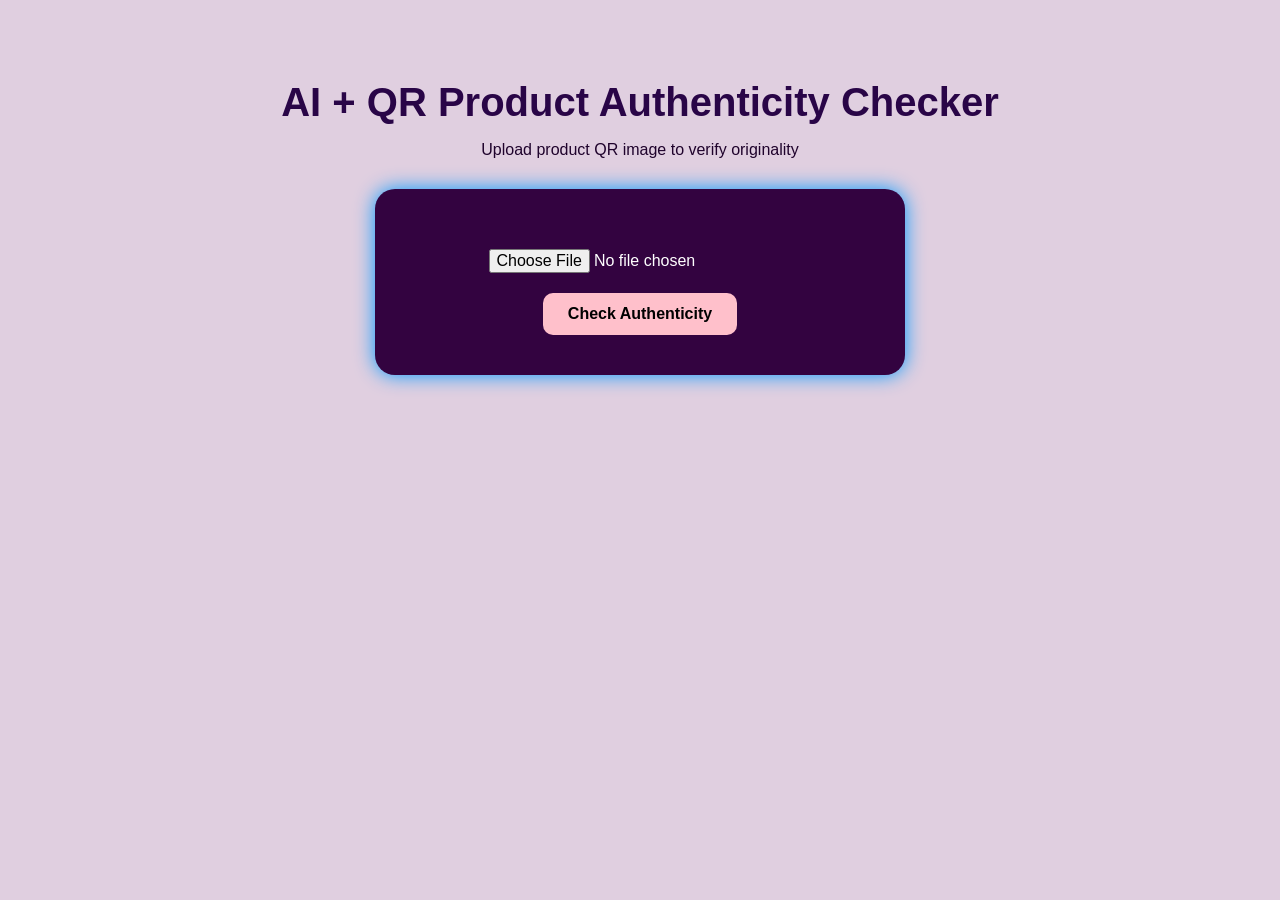
<file: templates/index.html>
<!DOCTYPE html>
<html>
<head>
    <title>AI Product Authenticity Checker</title>

    <style>
        body {
            margin: 0;
            padding: 0;
            background: linear-gradient(135deg, #dad2d9 50%, #e4c5e3 100%); background: #e0cfe0;
            color: white;
            font-family: Arial, sans-serif;
            text-align: center;
        }

        .container {
            margin-top: 80px;
        }

        h1 {
            font-size: 40px;
            margin-bottom: 10px;
            color: #290547;
        }

        p {
            color: #1f032c;
            margin-bottom: 30px;
        }

        .upload-box {
            background: #330340;
            padding: 40px;
            border-radius: 20px;
            width: 450px;
            margin: auto;
            box-shadow: 0px 0px 20px #0099ff;
        }

        input[type=file] {
            margin: 20px 0;
            font-size: 16px;
        }

        button {
            padding: 12px 25px;
            background: pink;
            border: none;
            border-radius: 10px;
            font-size: 16px;
            cursor: pointer;
            font-weight: bold;
        }

        button:hover {
            background: rgb(53, 3, 80);
            color:white;
            box-shadow: 0 10px 20px rgba(124, 30, 218, 0.3);
             transform: translateY(-3px);
        
        }
    </style>
</head>
<body>

<div class="container">
    <h1>AI + QR Product Authenticity Checker</h1>
    <p>Upload product QR image to verify originality</p>

    <div class="upload-box">
        <form action="/predict" method="POST" enctype="multipart/form-data">
            <input type="file" name="file" required><br>
            <button type="submit">Check Authenticity</button>
        </form>
    </div>
</div>

</body>
</html>
</file>
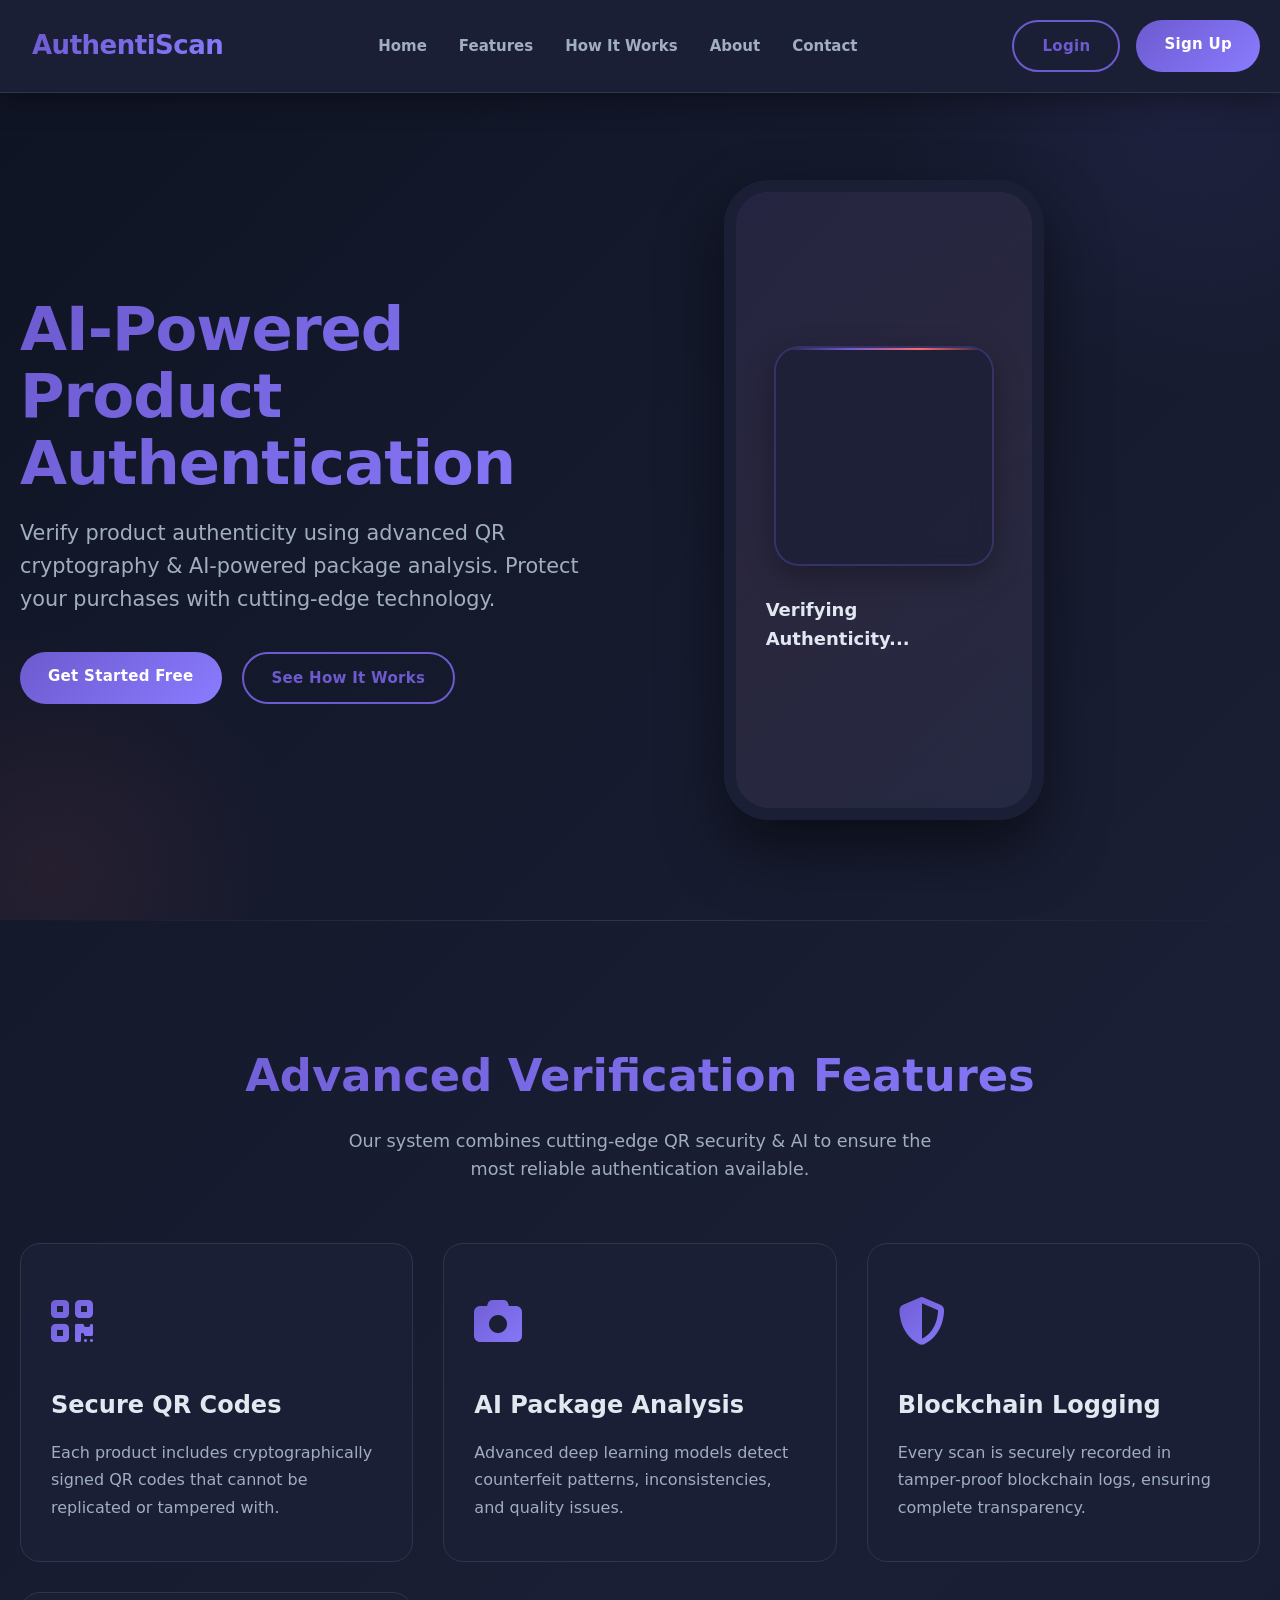
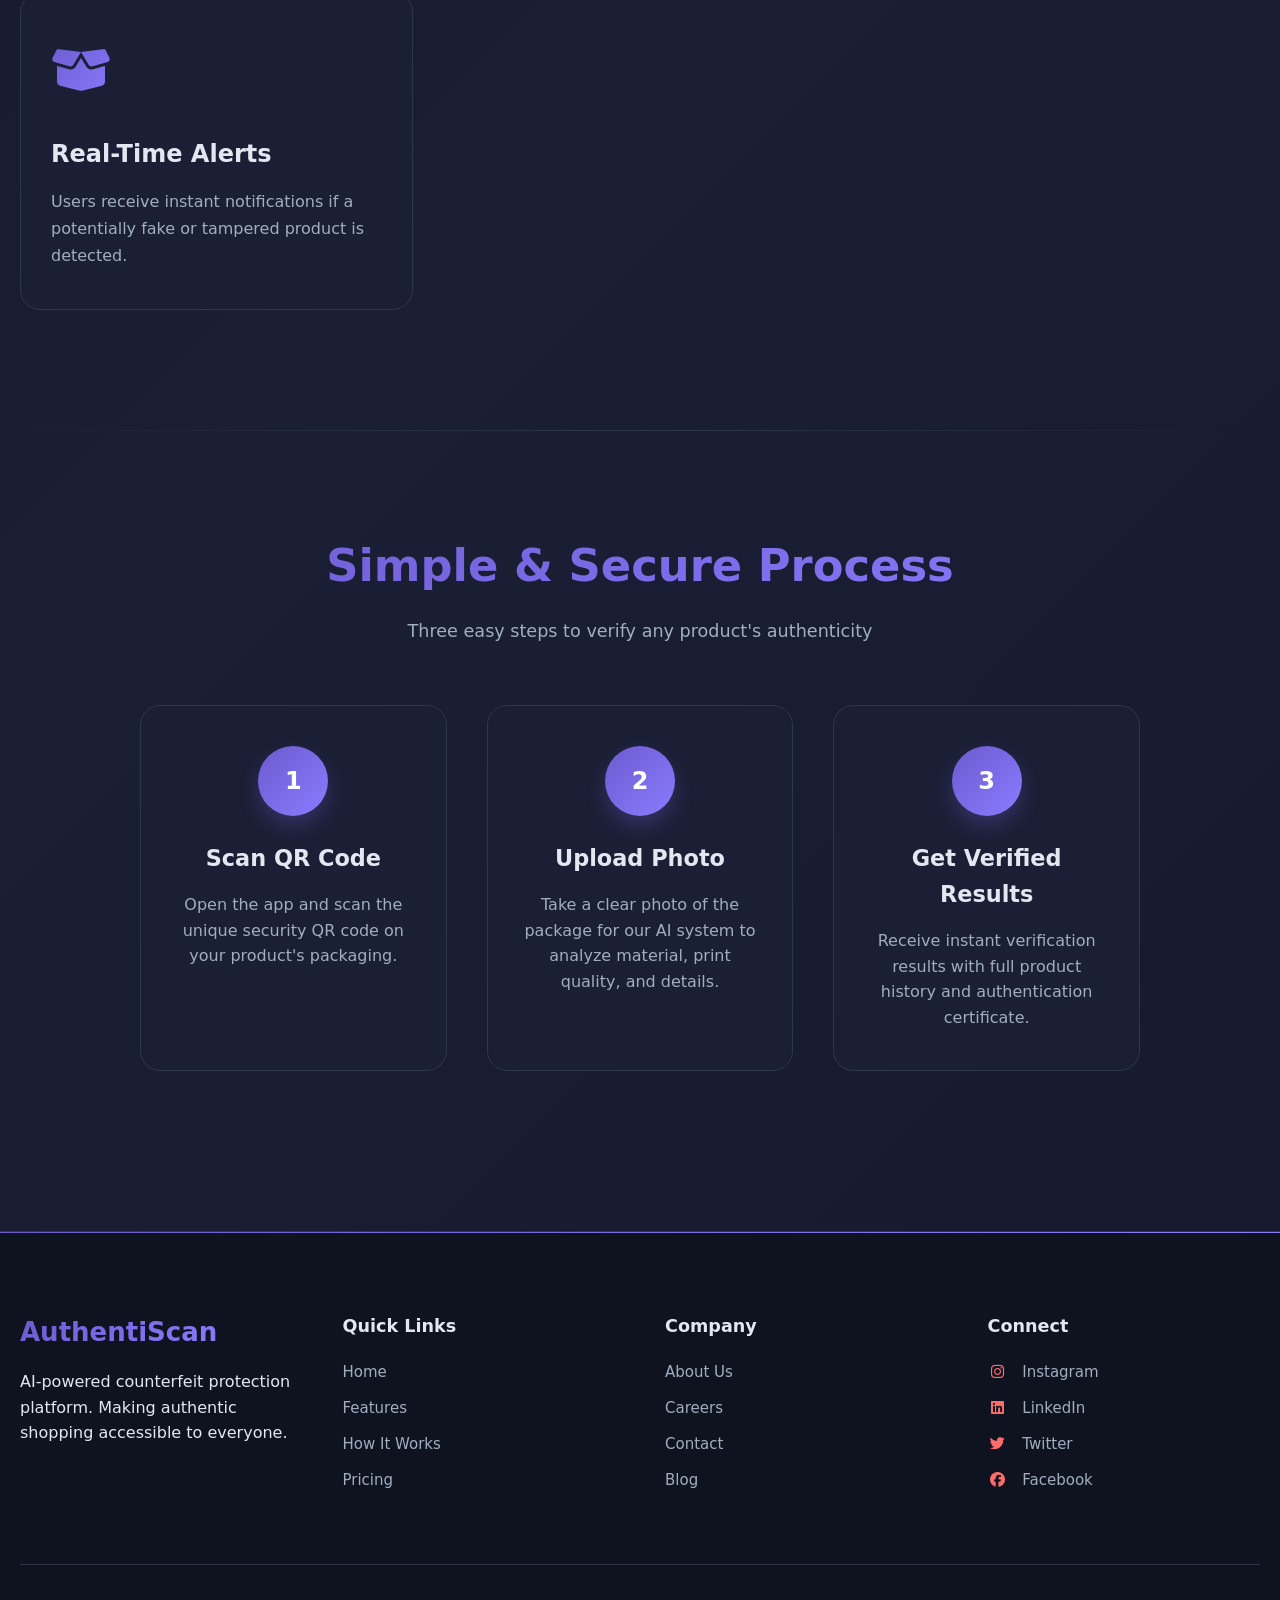
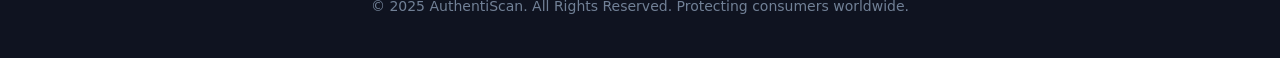
<file: templates/hi.html>
<!DOCTYPE html>
<html lang="en">
<head>
    <meta charset="UTF-8">
    <meta name="viewport" content="width=device-width, initial-scale=1.0">
    <title>AuthentiScan | AI-Powered Product Verification</title>
    <link rel="stylesheet" href="https://cdnjs.cloudflare.com/ajax/libs/font-awesome/6.4.0/css/all.min.css">
    
    <style>
        /* =======================
           GLOBAL STYLES - DARKER COHESIVE THEME
        ==========================*/
        * {
            margin: 0;
            padding: 0;
            box-sizing: border-box;
            font-family: 'Inter', -apple-system, BlinkMacSystemFont, 'Segoe UI', system-ui, sans-serif;
        }

        :root {
            --primary: #6d5acf;        /* Rich purple */
            --secondary: #5a4cb3;      /* Deep purple */
            --accent: #ff6b6b;         /* Coral red accent */
            --background: #0f1424;     /* Dark blue background */
            --surface: #1a1f35;        /* Dark card surface - SAME AS HEADER */
            --surface-alt: #212842;    /* Slightly lighter surface */
            --surface-light: #2a3152;  /* Light surface for contrast */
            --text-primary: #e2e8f0;   /* Light text - SAME AS HEADER */
            --text-secondary: #a0aec0; /* Medium gray text */
            --text-muted: #718096;     /* Muted text */
            --border: #2d3748;         /* Dark border */
            --shadow: rgba(0, 0, 0, 0.3);
            --glass: rgba(26, 31, 53, 0.9); /* Same as surface for consistency */
            --gradient-bg: linear-gradient(135deg, #0f1424 0%, #1a1f35 50%, #15192e 100%);
            --gradient-primary: linear-gradient(135deg, var(--primary), #8a7cff);
            --gradient-accent: linear-gradient(135deg, var(--accent), #ff8e8e);
        }

        body {
            background: var(--gradient-bg);
            color: var(--text-primary); /* Body text same as header */
            overflow-x: hidden;
            min-height: 100vh;
            line-height: 1.6;
        }

        .container {
            width: 100%;
            max-width: 1400px;
            margin: 0 auto;
            padding: 0 20px;
        }

        /* =======================
           HEADER - DARK COHESIVE
        ==========================*/
        header {
            padding: 20px 0;
            position: fixed;
            width: 100%;
            top: 0;
            z-index: 1000;
            background: var(--surface); /* Same as card background */
            backdrop-filter: blur(20px);
            -webkit-backdrop-filter: blur(20px);
            border-bottom: 1px solid var(--border);
            box-shadow: 0 4px 30px rgba(0, 0, 0, 0.4);
        }

        .header-content {
            display: flex;
            justify-content: space-between;
            align-items: center;
        }

        .logo {
            display: flex;
            align-items: center;
            gap: 12px;
            transition: transform 0.3s ease;
        }

        .logo:hover {
            transform: translateY(-2px);
        }

        .logo-icon {
            font-size: 32px;
            background: var(--gradient-primary);
            -webkit-background-clip: text;
            -webkit-text-fill-color: transparent;
        }

        .logo-text {
            font-size: 26px;
            font-weight: 800;
            background: var(--gradient-primary);
            -webkit-background-clip: text;
            -webkit-text-fill-color: transparent;
            letter-spacing: -0.5px;
        }

        .nav-links {
            display: flex;
            gap: 32px;
        }

        .nav-links a {
            color: var(--text-secondary);
            text-decoration: none;
            font-weight: 600;
            font-size: 15px;
            transition: all 0.3s ease;
            position: relative;
            padding: 8px 0;
        }

        .nav-links a:hover {
            color: var(--text-primary); /* Header text color on hover */
        }

        .nav-links a::after {
            content: '';
            position: absolute;
            width: 0;
            height: 3px;
            bottom: 0;
            left: 0;
            background: var(--gradient-primary);
            transition: width 0.4s cubic-bezier(0.175, 0.885, 0.32, 1.275);
            border-radius: 2px;
        }

        .nav-links a:hover::after {
            width: 100%;
        }

        .auth-buttons {
            display: flex;
            gap: 16px;
        }

        .btn {
            padding: 12px 28px;
            border-radius: 50px;
            font-weight: 600;
            cursor: pointer;
            transition: all 0.3s ease;
            text-decoration: none;
            display: inline-block;
            font-size: 15px;
            letter-spacing: 0.3px;
            border: none;
        }

        .btn-outline {
            border: 2px solid var(--primary);
            color: var(--primary);
            background: transparent;
        }

        .btn-outline:hover {
            background: var(--primary);
            color: white;
            transform: translateY(-2px);
            box-shadow: 0 10px 20px rgba(109, 90, 207, 0.3);
        }

        .btn-primary {
            background: var(--gradient-primary);
            color: white;
            position: relative;
            overflow: hidden;
        }

        .btn-primary:hover {
            transform: translateY(-2px);
            box-shadow: 0 10px 25px rgba(109, 90, 207, 0.4);
        }

        .btn-primary::after {
            content: '';
            position: absolute;
            top: 0;
            left: -100%;
            width: 100%;
            height: 100%;
            background: linear-gradient(90deg, transparent, rgba(255, 255, 255, 0.2), transparent);
            transition: 0.5s;
        }

        .btn-primary:hover::after {
            left: 100%;
        }

        /* =======================
           HERO SECTION
        ==========================*/
        .hero {
            padding: 180px 0 100px;
            position: relative;
            overflow: hidden;
        }

        .hero::before {
            content: '';
            position: absolute;
            top: -200px;
            right: -200px;
            width: 600px;
            height: 600px;
            background: radial-gradient(circle, rgba(109, 90, 207, 0.1) 0%, transparent 70%);
            z-index: -1;
        }

        .hero::after {
            content: '';
            position: absolute;
            bottom: -200px;
            left: -200px;
            width: 500px;
            height: 500px;
            background: radial-gradient(circle, rgba(255, 107, 107, 0.08) 0%, transparent 70%);
            z-index: -1;
        }

        .hero-content {
            display: grid;
            grid-template-columns: 1.2fr 1fr;
            gap: 60px;
            align-items: center;
        }

        .hero-text h1 {
            font-size: 3.8rem;
            font-weight: 800;
            line-height: 1.1;
            margin-bottom: 20px;
            background: var(--gradient-primary);
            -webkit-background-clip: text;
            -webkit-text-fill-color: transparent;
            letter-spacing: -1px;
        }

        .hero-text p {
            font-size: 1.3rem;
            color: var(--text-secondary); /* Using secondary text color */
            margin: 20px 0 35px;
            max-width: 600px;
        }

        .hero-buttons {
            display: flex;
            gap: 20px;
            margin-top: 30px;
        }

        /* Phone mockup - Dark theme */
        .phone-mockup {
            width: 320px;
            height: 640px;
            background: linear-gradient(145deg, #1a1f35, #15192e); /* Same as surface */
            border-radius: 45px;
            border: 12px solid var(--surface); /* Same as header and cards */
            overflow: hidden;
            box-shadow: 
                0 30px 60px rgba(0, 0, 0, 0.5),
                inset 0 1px 0 rgba(255, 255, 255, 0.1);
            position: relative;
            transform-style: preserve-3d;
            animation: float 6s ease-in-out infinite;
        }

        @keyframes float {
            0%, 100% { transform: translateY(0) rotate(2deg); }
            50% { transform: translateY(-20px) rotate(-2deg); }
        }

        .phone-screen {
            width: 100%;
            height: 100%;
            background: linear-gradient(135deg, #1a1f35 0%, #222842 100%);
            display: flex;
            justify-content: center;
            align-items: center;
            flex-direction: column;
            padding: 30px;
            position: relative;
            overflow: hidden;
        }

        .phone-screen::before {
            content: '';
            position: absolute;
            top: -50%;
            left: -50%;
            width: 200%;
            height: 200%;
            background: linear-gradient(
                to bottom right,
                rgba(109, 90, 207, 0.1),
                rgba(255, 107, 107, 0.05),
                transparent
            );
            transform: rotate(30deg);
        }

        .scan-animation {
            width: 220px;
            height: 220px;
            border: 2px solid rgba(109, 90, 207, 0.3);
            border-radius: 25px;
            position: relative;
            overflow: hidden;
            background: rgba(26, 31, 53, 0.7);
            backdrop-filter: blur(10px);
            box-shadow: 0 10px 30px rgba(0, 0, 0, 0.3);
        }

        .scan-line {
            position: absolute;
            width: 100%;
            height: 2px;
            background: linear-gradient(90deg, transparent, var(--primary), var(--accent), transparent);
            top: 0;
            animation: scan 2s infinite linear;
        }

        @keyframes scan {
            0% { top: 0; opacity: 0; }
            10% { opacity: 1; }
            90% { opacity: 1; }
            100% { top: 100%; opacity: 0; }
        }

        .verification-text {
            margin-top: 30px;
            font-weight: 700;
            color: var(--text-primary); /* Same as header text */
            font-size: 18px;
            position: relative;
            z-index: 1;
        }

        .verification-text::after {
            content: '';
            position: absolute;
            width: 100%;
            height: 100%;
            background: var(--gradient-primary);
            -webkit-background-clip: text;
            -webkit-text-fill-color: transparent;
            animation: pulse 2s infinite;
        }

        @keyframes pulse {
            0%, 100% { opacity: 1; }
            50% { opacity: 0.7; }
        }

        /* =======================
           FEATURES SECTION
        ==========================*/
        .features {
            padding: 120px 0;
            position: relative;
        }

        .features::before {
            content: '';
            position: absolute;
            top: 0;
            left: 0;
            right: 0;
            height: 1px;
            background: linear-gradient(90deg, transparent, var(--border), transparent);
        }

        .section-title {
            text-align: center;
            margin-bottom: 60px;
        }

        .section-title h2 {
            font-size: 2.8rem;
            font-weight: 800;
            margin-bottom: 15px;
            background: var(--gradient-primary);
            -webkit-background-clip: text;
            -webkit-text-fill-color: transparent;
        }

        .section-title p {
            font-size: 1.2rem;
            color: var(--text-secondary); /* Secondary text color */
            max-width: 600px;
            margin: 0 auto;
        }

        .features-grid {
            display: grid;
            grid-template-columns: repeat(auto-fit, minmax(300px, 1fr));
            gap: 30px;
        }

        .feature-card {
            background: var(--surface); /* SAME AS HEADER BACKGROUND */
            padding: 40px 30px;
            border-radius: 20px;
            border: 1px solid var(--border);
            transition: all 0.4s cubic-bezier(0.175, 0.885, 0.32, 1.275);
            position: relative;
            overflow: hidden;
        }

        .feature-card::before {
            content: '';
            position: absolute;
            top: 0;
            left: 0;
            right: 0;
            height: 1px;
            background: var(--gradient-primary);
            transform: scaleX(0);
            transition: transform 0.4s ease;
        }

        .feature-card:hover::before {
            transform: scaleX(1);
        }

        .feature-card:hover {
            transform: translateY(-10px);
            box-shadow: 
                0 25px 50px rgba(0, 0, 0, 0.4),
                0 0 0 1px rgba(109, 90, 207, 0.2);
            border-color: rgba(109, 90, 207, 0.3);
        }

        .feature-icon {
            font-size: 48px;
            margin-bottom: 25px;
            background: var(--gradient-primary);
            -webkit-background-clip: text;
            -webkit-text-fill-color: transparent;
            display: inline-block;
            transition: transform 0.3s ease;
        }

        .feature-card:hover .feature-icon {
            transform: scale(1.1) rotate(5deg);
        }

        .feature-card h3 {
            font-size: 1.5rem;
            margin-bottom: 15px;
            color: var(--text-primary); /* SAME AS HEADER TEXT */
        }

        .feature-card p {
            color: var(--text-secondary); /* Secondary text color */
            line-height: 1.7;
        }

        /* =======================
           HOW IT WORKS
        ==========================*/
        .how-it-works {
            padding: 100px 0;
            position: relative;
        }

        .how-it-works::before {
            content: '';
            position: absolute;
            top: 0;
            left: 0;
            right: 0;
            height: 1px;
            background: linear-gradient(90deg, transparent, var(--border), transparent);
        }

        .steps {
            display: grid;
            grid-template-columns: repeat(3, 1fr);
            gap: 40px;
            max-width: 1000px;
            margin: 0 auto;
        }

        .step {
            text-align: center;
            padding: 40px 30px;
            background: var(--surface); /* SAME AS HEADER BACKGROUND */
            border-radius: 20px;
            transition: all 0.3s ease;
            border: 1px solid var(--border);
            position: relative;
            z-index: 1;
        }

        .step::after {
            content: '';
            position: absolute;
            top: 0;
            left: 0;
            right: 0;
            bottom: 0;
            border-radius: 20px;
            background: linear-gradient(135deg, rgba(109, 90, 207, 0.1), rgba(255, 107, 107, 0.05));
            z-index: -1;
            opacity: 0;
            transition: opacity 0.3s ease;
        }

        .step:hover::after {
            opacity: 1;
        }

        .step:hover {
            transform: translateY(-8px);
            box-shadow: 0 20px 40px rgba(0, 0, 0, 0.3);
        }

        .step-number {
            width: 70px;
            height: 70px;
            background: var(--gradient-primary);
            color: white;
            border-radius: 50%;
            margin: 0 auto 25px;
            font-weight: 800;
            font-size: 1.5rem;
            display: flex;
            justify-content: center;
            align-items: center;
            box-shadow: 0 10px 20px rgba(109, 90, 207, 0.3);
            position: relative;
            z-index: 1;
        }

        .step-number::after {
            content: '';
            position: absolute;
            top: -2px;
            left: -2px;
            right: -2px;
            bottom: -2px;
            background: var(--gradient-primary);
            border-radius: 50%;
            z-index: -1;
            opacity: 0;
            transition: opacity 0.3s ease;
        }

        .step:hover .step-number::after {
            opacity: 0.5;
        }

        .step h3 {
            font-size: 1.4rem;
            margin-bottom: 15px;
            color: var(--text-primary); /* SAME AS HEADER TEXT */
        }

        .step p {
            color: var(--text-secondary); /* Secondary text color */
            line-height: 1.6;
        }

        /* =======================
           FOOTER
        ==========================*/
        footer {
            background: #0f1320;
            padding: 80px 0 40px;
            border-top: 1px solid var(--border);
            position: relative;
            margin-top: 60px;
        }

        footer::before {
            content: '';
            position: absolute;
            top: 0;
            left: 0;
            right: 0;
            height: 1px;
            background: var(--gradient-primary);
        }

        .footer-content {
            display: grid;
            grid-template-columns: repeat(4, 1fr);
            gap: 50px;
        }

        .footer-logo {
            font-size: 26px;
            font-weight: 800;
            background: var(--gradient-primary);
            -webkit-background-clip: text;
            -webkit-text-fill-color: transparent;
            margin-bottom: 15px;
            display: inline-block;
        }

        .footer-links h3 {
            font-size: 1.1rem;
            margin-bottom: 20px;
            color: var(--text-primary); /* SAME AS HEADER TEXT */
            font-weight: 700;
        }

        .footer-links a {
            color: var(--text-secondary);
            display: block;
            margin-bottom: 12px;
            text-decoration: none;
            transition: all 0.3s ease;
            font-size: 15px;
        }

        .footer-links a:hover {
            color: var(--text-primary); /* SAME AS HEADER TEXT on hover */
            transform: translateX(5px);
        }

        .footer-links a i {
            margin-right: 10px;
            width: 20px;
            text-align: center;
            color: var(--accent);
        }

        .copyright {
            margin-top: 60px;
            text-align: center;
            color: var(--text-muted);
            font-size: 14px;
            padding-top: 30px;
            border-top: 1px solid var(--border);
        }

        /* =======================
           RESPONSIVE DESIGN
        ==========================*/
        @media (max-width: 1200px) {
            .hero-text h1 {
                font-size: 3.2rem;
            }
        }

        @media (max-width: 992px) {
            .hero-content {
                grid-template-columns: 1fr;
                text-align: center;
                gap: 40px;
            }
            
            .phone-mockup {
                margin: 0 auto;
            }
            
            .footer-content {
                grid-template-columns: repeat(2, 1fr);
                gap: 40px;
            }
            
            .steps {
                grid-template-columns: 1fr;
                gap: 30px;
            }
        }

        @media (max-width: 768px) {
            .nav-links {
                display: none;
            }
            
            .hero-text h1 {
                font-size: 2.5rem;
            }
            
            .section-title h2 {
                font-size: 2.2rem;
            }
            
            .features-grid {
                grid-template-columns: 1fr;
            }
            
            .footer-content {
                grid-template-columns: 1fr;
                gap: 30px;
            }
            
            .hero-buttons {
                flex-direction: column;
                gap: 15px;
            }
            
            .auth-buttons {
                flex-direction: column;
                gap: 10px;
            }
            
            .btn {
                width: 100%;
                text-align: center;
            }
        }

        @media (max-width: 480px) {
            .hero-text h1 {
                font-size: 2rem;
            }
            
            .phone-mockup {
                width: 280px;
                height: 560px;
            }
            
            .step {
                padding: 30px 20px;
            }
        }

        /* Custom Scrollbar */
        ::-webkit-scrollbar {
            width: 10px;
        }

        ::-webkit-scrollbar-track {
            background: var(--surface);
        }

        ::-webkit-scrollbar-thumb {
            background: var(--primary);
            border-radius: 5px;
        }

        ::-webkit-scrollbar-thumb:hover {
            background: var(--accent);
        }

        /* Additional Enhancements */
        .section-title p {
            color: var(--text-secondary);
            font-size: 1.1rem;
        }

        .feature-card:hover h3 {
            background: var(--gradient-primary);
            -webkit-background-clip: text;
            -webkit-text-fill-color: transparent;
            transition: all 0.3s ease;
        }

        .phone-mockup::after {
            content: '';
            position: absolute;
            top: -10px;
            left: -10px;
            right: -10px;
            bottom: -10px;
            background: var(--gradient-primary);
            border-radius: 55px;
            z-index: -1;
            opacity: 0.1;
            filter: blur(20px);
        }
    </style>
</head>

<body>

<header>
    <div class="container">
        <div class="header-content">
            <div class="logo">
                <div class="logo-icon"><i class="fas fa-shield-check"></i></div>
                <div class="logo-text">AuthentiScan</div>
            </div>

            <div class="nav-links">
                <a href="#home">Home</a>
                <a href="#features">Features</a>
                <a href="#how-it-works">How It Works</a>
                <a href="#about">About</a>
                <a href="#contact">Contact</a>
            </div>

            <div class="auth-buttons">
                <a href="/login" class="btn btn-outline">Login</a>
                <a href="/signup" class="btn btn-primary">Sign Up</a>
            </div>
        </div>
    </div>
</header>

<!-- HERO -->
<section class="hero" id="home">
    <div class="container">
        <div class="hero-content">
            <div class="hero-text">
                <h1>AI-Powered Product Authentication</h1>
                <p>Verify product authenticity using advanced QR cryptography & AI-powered package analysis. Protect your purchases with cutting-edge technology.</p>
                <div class="hero-buttons">
                    <a href="/signup" class="btn btn-primary">Get Started Free</a>
                    <a href="#how-it-works" class="btn btn-outline">See How It Works</a>
                </div>
            </div>

            <div class="hero-visual">
                <div class="phone-mockup">
                    <div class="phone-screen">
                        <div class="scan-animation">
                            <div class="scan-line"></div>
                        </div>
                        <p class="verification-text">Verifying Authenticity...</p>
                    </div>
                </div>
            </div>

        </div>
    </div>
</section>

<!-- FEATURES -->
<section class="features" id="features">
    <div class="container">
        <div class="section-title">
            <h2>Advanced Verification Features</h2>
            <p>Our system combines cutting-edge QR security & AI to ensure the most reliable authentication available.</p>
        </div>

        <div class="features-grid">
            <div class="feature-card">
                <div class="feature-icon"><i class="fas fa-qrcode"></i></div>
                <h3>Secure QR Codes</h3>
                <p>Each product includes cryptographically signed QR codes that cannot be replicated or tampered with.</p>
            </div>

            <div class="feature-card">
                <div class="feature-icon"><i class="fas fa-camera"></i></div>
                <h3>AI Package Analysis</h3>
                <p>Advanced deep learning models detect counterfeit patterns, inconsistencies, and quality issues.</p>
            </div>

            <div class="feature-card">
                <div class="feature-icon"><i class="fas fa-shield-halved"></i></div>
                <h3>Blockchain Logging</h3>
                <p>Every scan is securely recorded in tamper-proof blockchain logs, ensuring complete transparency.</p>
            </div>

            <div class="feature-card">
                <div class="feature-icon"><i class="fas fa-box-open"></i></div>
                <h3>Real-Time Alerts</h3>
                <p>Users receive instant notifications if a potentially fake or tampered product is detected.</p>
            </div>
        </div>
    </div>
</section>

<!-- HOW IT WORKS -->
<section class="how-it-works" id="how-it-works">
    <div class="container">
        <div class="section-title">
            <h2>Simple & Secure Process</h2>
            <p>Three easy steps to verify any product's authenticity</p>
        </div>

        <div class="steps">
            <div class="step">
                <div class="step-number">1</div>
                <h3>Scan QR Code</h3>
                <p>Open the app and scan the unique security QR code on your product's packaging.</p>
            </div>

            <div class="step">
                <div class="step-number">2</div>
                <h3>Upload Photo</h3>
                <p>Take a clear photo of the package for our AI system to analyze material, print quality, and details.</p>
            </div>

            <div class="step">
                <div class="step-number">3</div>
                <h3>Get Verified Results</h3>
                <p>Receive instant verification results with full product history and authentication certificate.</p>
            </div>
        </div>
    </div>
</section>

<!-- FOOTER -->
<footer>
    <div class="container">
        <div class="footer-content">

            <div>
                <div class="footer-logo">AuthentiScan</div>
                <p>AI-powered counterfeit protection platform. Making authentic shopping accessible to everyone.</p>
            </div>

            <div class="footer-links">
                <h3>Quick Links</h3>
                <a href="#home">Home</a>
                <a href="#features">Features</a>
                <a href="#how-it-works">How It Works</a>
                <a href="#pricing">Pricing</a>
            </div>

            <div class="footer-links">
                <h3>Company</h3>
                <a href="#about">About Us</a>
                <a href="#careers">Careers</a>
                <a href="#contact">Contact</a>
                <a href="#blog">Blog</a>
            </div>

            <div class="footer-links">
                <h3>Connect</h3>
                <a href="#"><i class="fab fa-instagram"></i> Instagram</a>
                <a href="#"><i class="fab fa-linkedin"></i> LinkedIn</a>
                <a href="#"><i class="fab fa-twitter"></i> Twitter</a>
                <a href="#"><i class="fab fa-facebook"></i> Facebook</a>
            </div>

        </div>

        <div class="copyright">
            © 2025 AuthentiScan. All Rights Reserved. Protecting consumers worldwide.
        </div>
    </div>
</footer>

</body>
</html>
</file>
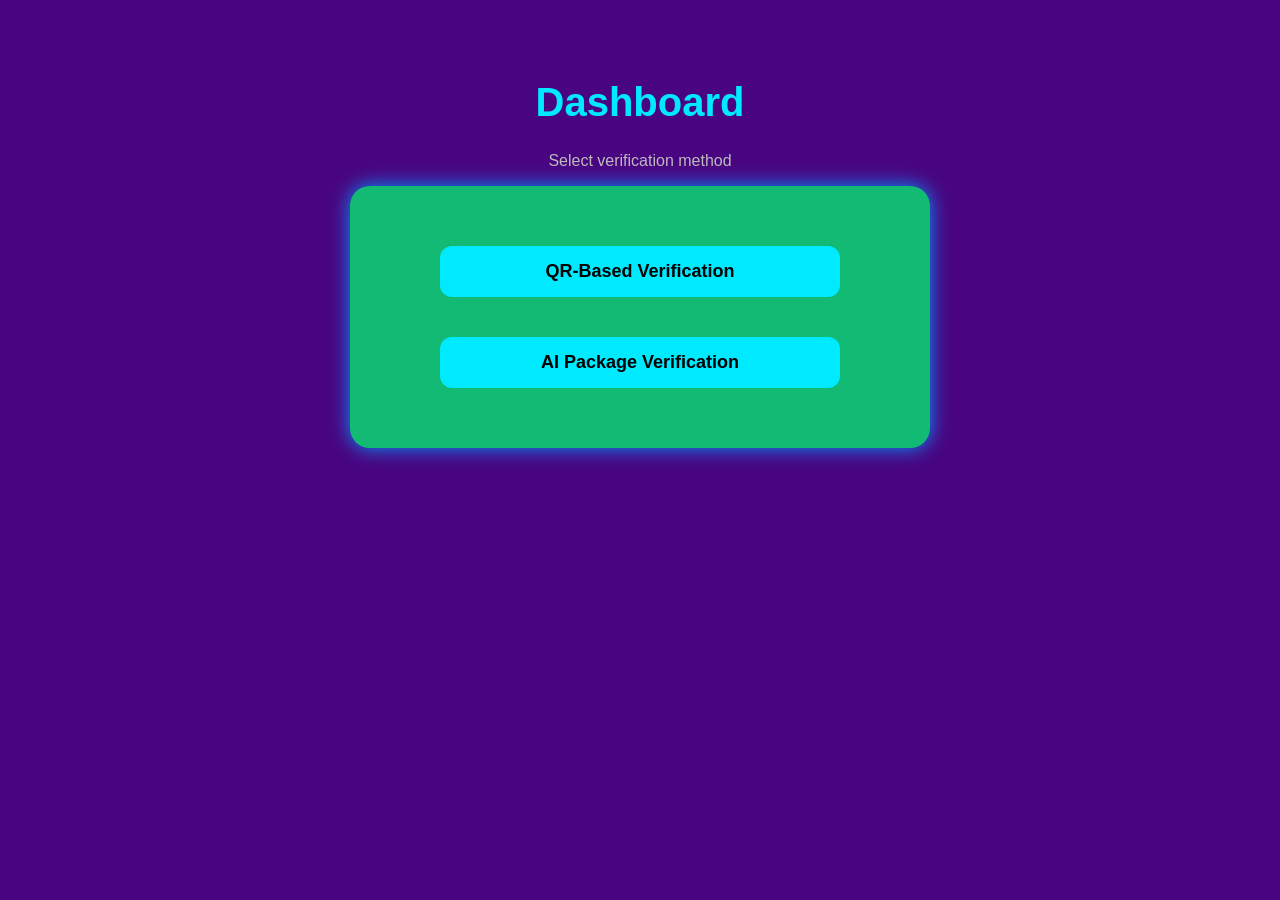
<file: templates/home.html>
<!DOCTYPE html>
<html>
<head>
    <title>Home</title>

    <style>
        body { background: #490581; color: white; text-align: center; font-family: Arial; }
        .container { margin-top: 80px; }
        h1 { font-size: 40px; color: #00eaff; }
        p { color: #bbb; }
        .btn-box {
            background: #12ba74; padding: 40px;
            border-radius: 20px; width: 500px; margin: auto;
            box-shadow: 0px 0px 20px #0099ff;
        }
        button {
            width: 80%; padding: 15px; margin: 20px auto;
            background: #00eaff; border: none; font-size: 18px;
            border-radius: 12px; font-weight:bold;
        }
        button:hover { background:#0099ff; }
    </style>
</head>

<body>

<div class="container">
    <h1>Dashboard</h1>
    <p>Select verification method</p>

    <div class="btn-box">
        <button onclick="window.location.href='/index'">QR-Based Verification</button>

        <button onclick="window.location.href='/ai_verify'">AI Package Verification</button>

    </div>
</div>

</body>
</html>
</file>
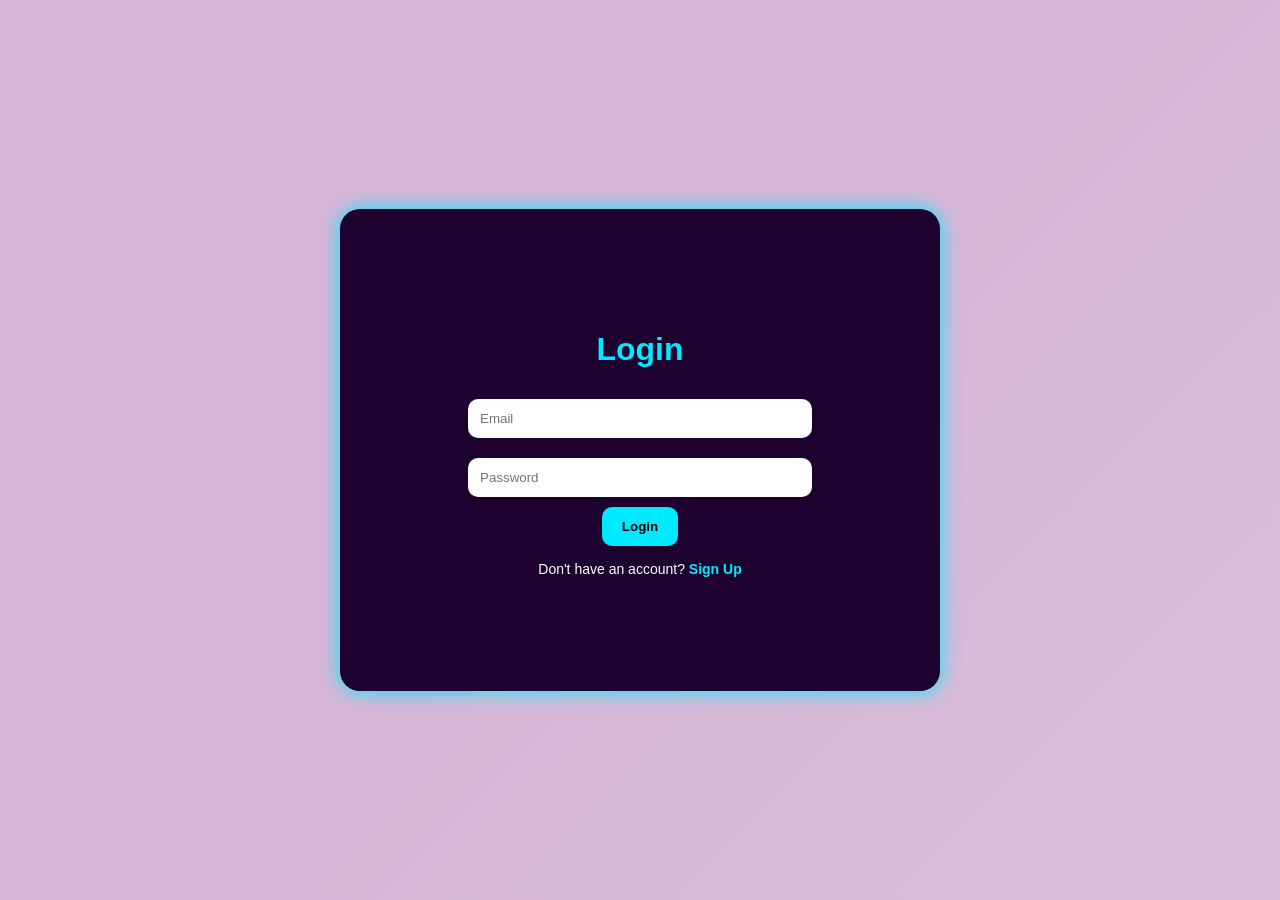
<file: templates/login.html>
<!DOCTYPE html>
<html>
<head>
    <title>Login</title>
    <style>
        body {
            background: linear-gradient(135deg, #d7b5d6 50%, #dcbfdb 100%);
            color: white;
            text-align: center;
            font-family: Arial;
            margin: 0;
            height: 100vh;

            /* ONLY CHANGE: center content */
            display: flex;
            justify-content: center;
            align-items: center;
        }

        .card {
            /* ONLY CHANGE: remove margin-top */
            background: #1d012e;
            padding: 100px;
            width: 400px;
            border-radius: 20px;
            margin: auto;
            box-shadow: 0px 0px 20px #00eaff;
        }

        input {
            width: 80%;
            padding: 12px;
            margin: 10px;
            border-radius: 10px;
            border: none;
        }

        button {
            padding: 12px 20px;
            background: #00eaff;
            border: none;
            border-radius: 10px;
            font-weight: bold;
        }

        button:hover {
            background: #0099ff;
        }
    </style>
</head>

<body>

<div class="card">
    <h1 style="color:#00eaff;">Login</h1>

    <form action="/login_user" method="POST">
        <input type="text" placeholder="Email" required><br>
        <input type="password" placeholder="Password" required><br>
        <button type="submit">Login</button>

        <!-- ONLY ADDITION -->
        <p style="margin-top:15px; font-size:14px;">
            Don't have an account?
            <a href="/signup" style="color:#00eaff; text-decoration:none; font-weight:bold;">
                Sign Up
            </a>
        </p>
    </form>
</div>

</body>
</html>
</file>
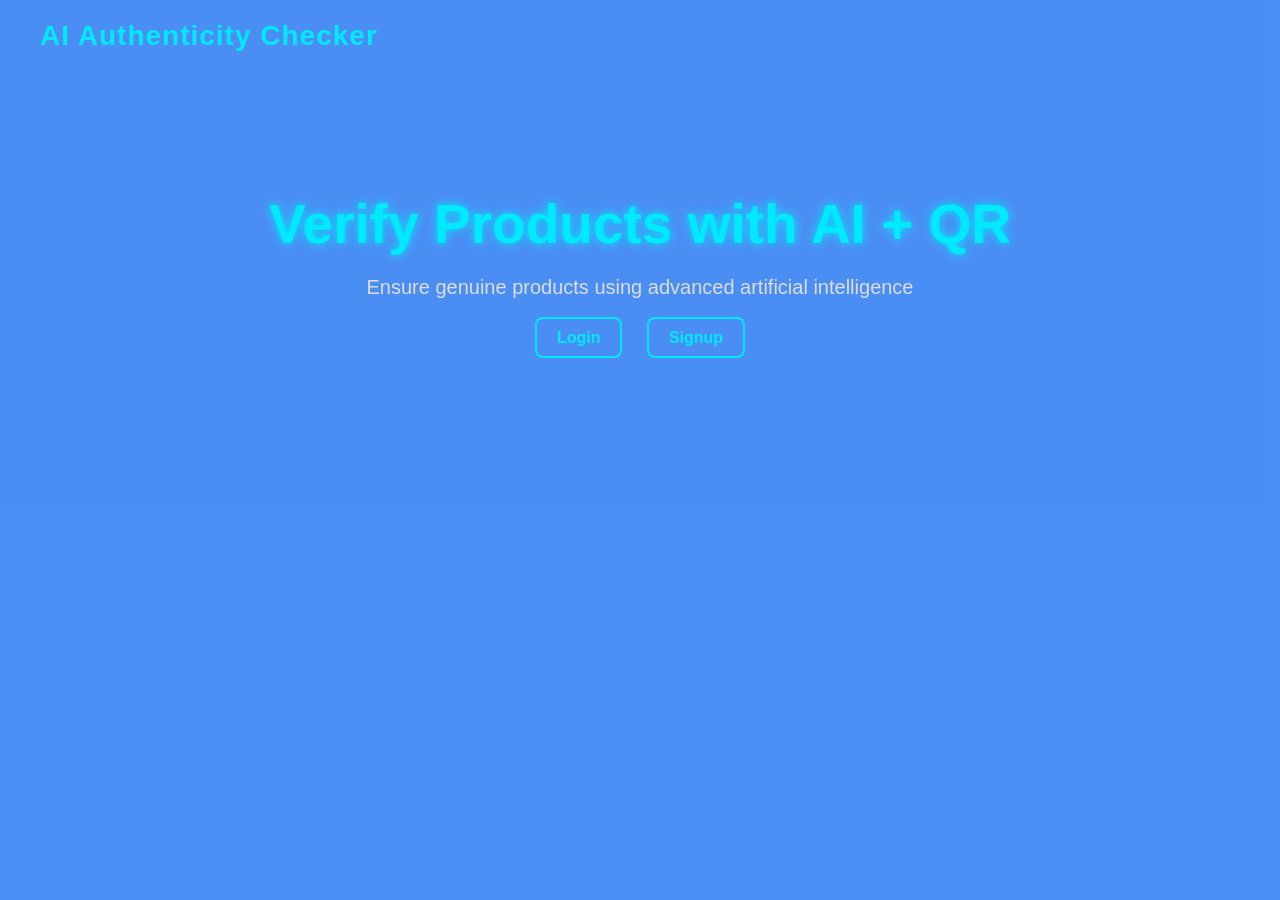
<file: templates/main.html>
<!DOCTYPE html>
<html>
<head>
    <title>Main | Authenticity Checker</title>
    <style>
        body {
            margin: 0;
            padding: 0;
            background: url('https://images.unsplash.com/photo-1521791136064-7986c2920216?auto=format&fit=crop&w=1350&q=80') no-repeat center center/cover;
            font-family: Arial, sans-serif;
            color: white;
            height: 100vh;
        }

        .overlay {
            background: rgba(14, 105, 241, 0.75);
            position: absolute;
            left: 0; top: 0;
            width: 100%;
            height: 100%;
        }

        .header {
            width: 100%;
            padding: 20px 40px;
            box-sizing: border-box;
            position: relative;
            z-index: 2;
        }

        .logo {
            font-size: 28px;
            font-weight: bold;
            color: #00eaff;
            letter-spacing: 1px;
        }

        .nav a {
            margin: 0 10px;
            padding: 10px 20px;
            text-decoration: none;
            color: #00eaff;
            font-weight: bold;
            border: 2px solid #00eaff;
            border-radius: 8px;
        }

        .nav a:hover {
            background: #00eaff;
            color: black;
        }

        .hero {
            position: relative;
            z-index: 2;
            margin-top: 120px;
            text-align: center;
        }

        .hero h1 {
            font-size: 55px;
            color: #00eaff;
            margin-bottom: 15px;
            text-shadow: 0 0 10px #00eaff;
        }

        .hero p {
            font-size: 20px;
            color: #ddd;
        }
    </style>
</head>
<body>

<div class="overlay"></div>

<div class="header">
    <div class="logo">AI Authenticity Checker</div>
</div>

<div class="hero">
    <h1>Verify Products with AI + QR</h1>
    <p>Ensure genuine products using advanced artificial intelligence</p>

    <div class="nav" style="margin-top: 30px;">
        <a href="/login">Login</a>
        <a href="/signup">Signup</a>
    </div>
</div>

</body>
</html>
</file>
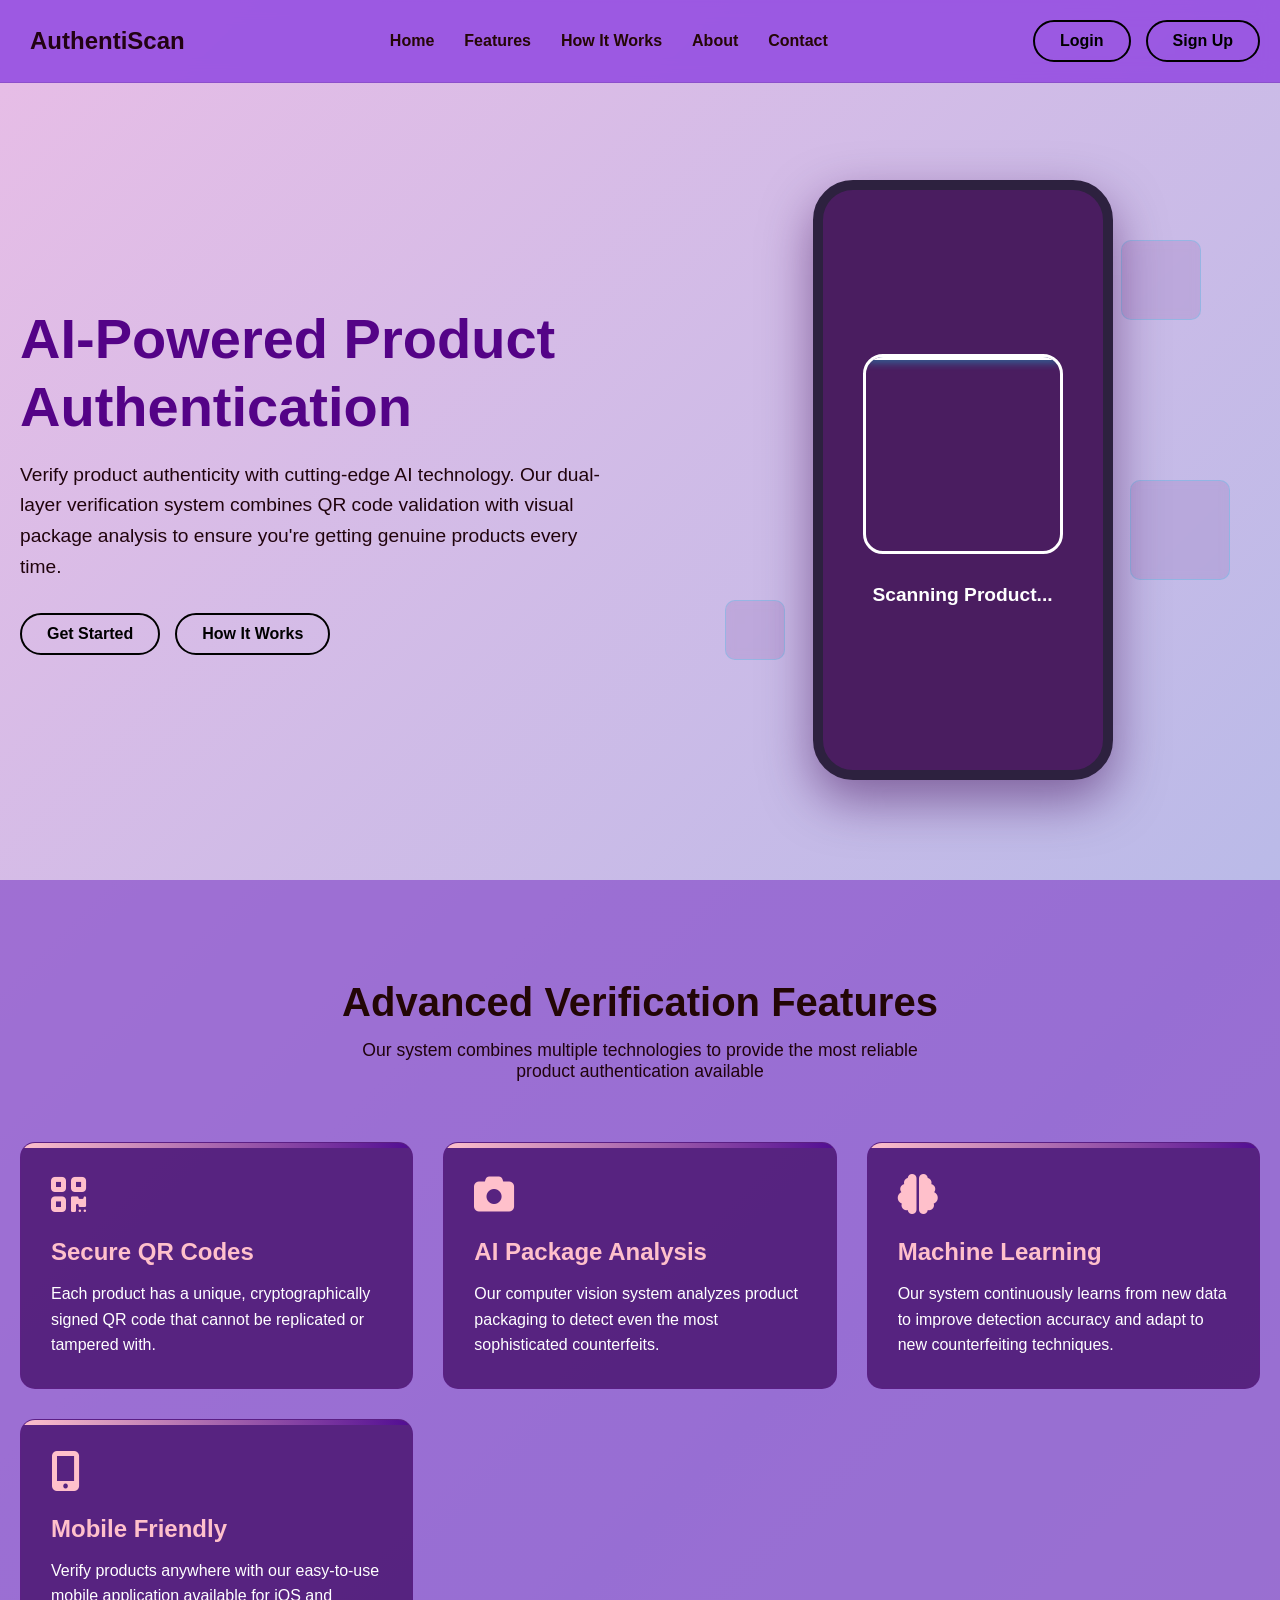
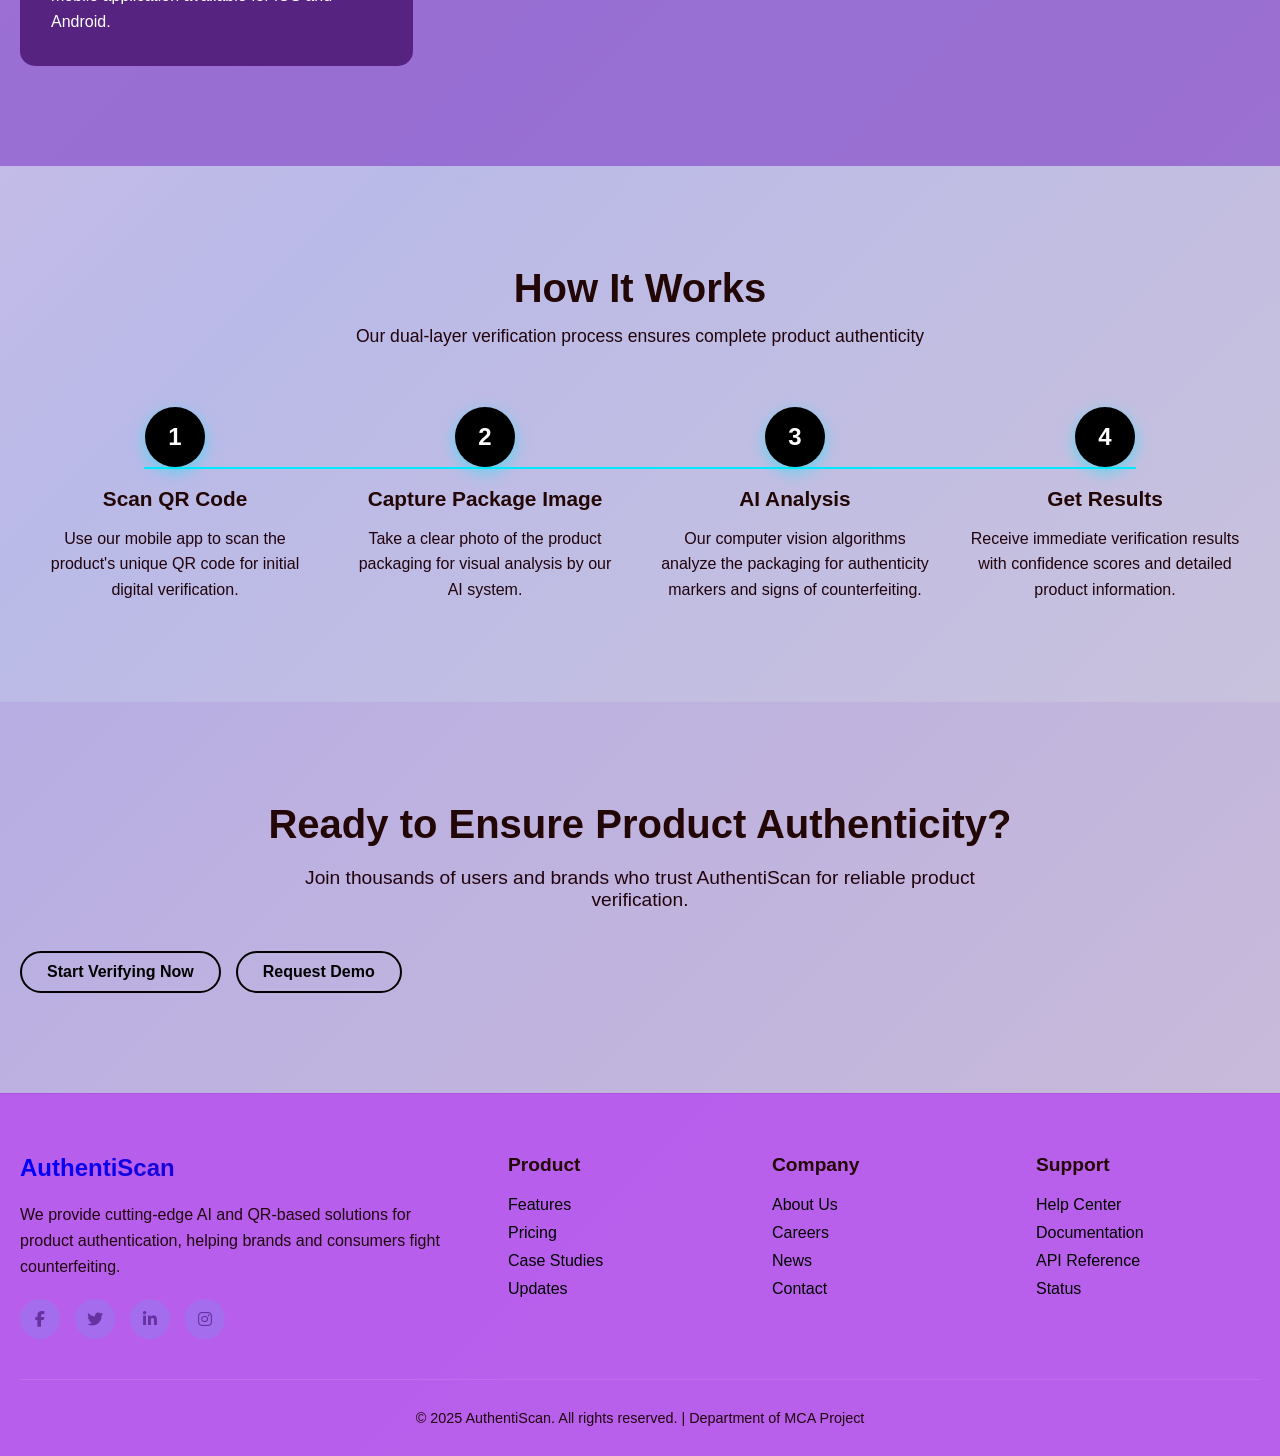
<file: templates/new.html>
<!DOCTYPE html>
<html lang="en">
<head>
    <meta charset="UTF-8">
    <meta name="viewport" content="width=device-width, initial-scale=1.0">
    <title>AuthentiScan | AI-Powered Product Verification</title>
    <link rel="stylesheet" href="https://cdnjs.cloudflare.com/ajax/libs/font-awesome/6.4.0/css/all.min.css">
    <style>
        * {
            margin: 0;
            padding: 0;
            box-sizing: border-box;
            font-family: 'Segoe UI', Tahoma, Geneva, Verdana, sans-serif;
        }

        :root {
            --primary: #00eaff;
            --secondary: #280a0a;

            --light: #230606;
            --gray: #20030d;
        }

        body {
            background: linear-gradient(135deg, #e8bde6ff 0%, #babae8 50%, #d1c6d7 100%);
            color: var(--light);
            overflow-x: hidden;
            min-height: 100vh;
        }

        .container {
            width: 100%;
            max-width: 1400px;
            margin: 0 auto;
            padding: 0 20px;
        }

        /* Header Styles */
        header {
            padding: 20px 0;
            position: fixed;
            width: 100%;
            top: 0;
            z-index: 1000;
            background: rgba(149, 78, 225, 0.9);
            backdrop-filter: blur(10px);
            border-bottom: 1px solid rgba(15, 6, 27, 0.1);
        }

        .header-content {
            display: flex;
            justify-content: space-between;
            align-items: center;
        }

        .logo {
            display: flex;
            align-items: center;
            gap: 10px;
        }

        .logo-icon {
            font-size: 28px;
            color: var(--primary);
        }

        .logo-text {
            font-size: 24px;
            font-weight: 700;
            background:  #220213;
            -webkit-background-clip: text;
            -webkit-text-fill-color: transparent;
        }

        .nav-links {
            display: flex;
            gap: 30px;
        }

        .nav-links a {
            color:rgb(36, 7, 7);
            text-decoration: none;
            font-weight: 700;
            transition: all 0.3s ease;
            position: relative;
        }

        .nav-links a:hover {
            color:rgb(59, 3, 84);
        }

        .nav-links a::after {
            content: '';
            position: absolute;
            width: 0;
            height: 2px;
            bottom: -5px;
            left: 0;
            background: rgb(59, 3, 84);
            transition: width 0.3s ease;
        }

        .nav-links a:hover::after {
            width: 100%;
        }

        .auth-buttons {
            display: flex;
            gap: 15px;
        }

        .btn {
            padding: 10px 25px;
            border-radius: 30px;
            font-weight: 600;
            cursor: pointer;
            transition: all 0.3s ease;
            text-decoration: none;
            display: inline-block;
        }

        .btn-outline {
            border: 2px solid black;
            color: black;
            background: transparent;
        }

        .btn-outline:hover {
            background: rgb(59, 3, 84);
            color:white;
            transform: translateY(-3px);
            box-shadow: 0 10px 20px rgba(25, 8, 8, 0.3);
        }

        .btn-primary {
            border: 2px solid black;
            color: black;
            background: transparent;
        }

        .btn-primary:hover {
             background: rgb(72, 5, 95);
            color:white;
            transform: translateY(-3px);
            box-shadow: black;
        }

        /* Hero Section */
        .hero {
            padding: 180px 0 100px;
            position: relative;
            overflow: hidden;
        }

        .hero-content {
            display: grid;
            grid-template-columns: 1fr 1fr;
            gap: 50px;
            align-items: center;
        }

        .hero-text h1 {
            font-size: 3.5rem;
            font-weight: 800;
            line-height: 1.2;
            margin-bottom: 20px;
            background:rgb(84, 3, 135);
            -webkit-background-clip: text;
            -webkit-text-fill-color: transparent;
        }

        .hero-text p {
            font-size: 1.2rem;
            color: var(--gray);
            margin-bottom: 30px;
            line-height: 1.6;
        }

        .hero-buttons {
            display: flex;
            gap: 15px;
            margin-top: 30px;
        }

        .hero-visual {
            position: relative;
            display: flex;
            justify-content: center;
            align-items: center;
        }

        .phone-mockup {
            width: 300px;
            height: 600px;
            background: #4a1d60;
            border-radius: 40px;
            position: relative;
            box-shadow: 0 20px 50px rgba(59, 5, 82, 0.5);
            border: 10px solid #2d213f;
            overflow: hidden;
            z-index: 2;
        }

        .phone-screen {
            width: 100%;
            height: 100%;
            background: transparent;
            border-radius: 30px;
            display: flex;
            flex-direction: column;
            justify-content: center;
            align-items: center;
            padding: 20px;
            position: relative;
        }

        .scan-animation {
            width: 200px;
            height: 200px;
            border: 3px solid white;
            border-radius: 20px;
            position: relative;
            overflow: hidden;
        }

        .scan-line {
            position: absolute;
            width: 100%;
            height: 3px;
            background: white;
            top: 0;
            animation: scan 2s infinite;
            box-shadow: 0 0 10px var(--primary);
        }

        @keyframes scan {
            0% { top: 0; }
            100% { top: 100%; }
        }

        .verification-text {
            margin-top: 30px;
            text-align: center;
            font-size: 1.2rem;
            color: white;
            font-weight: 600;
        }

        .floating-elements {
            position: absolute;
            width: 100%;
            height: 100%;
            top: 0;
            left: 0;
        }

        .floating-element {
            position: absolute;
            background: rgba(82, 7, 120, 0.1);
            border-radius: 10px;
            backdrop-filter: blur(5px);
            border: 1px solid rgba(0, 234, 255, 0.2);
        }

        .element-1 {
            width: 80px;
            height: 80px;
            top: 10%;
            right: 10%;
            animation: float 6s ease-in-out infinite;
        }

        .element-2 {
            width: 60px;
            height: 60px;
            bottom: 20%;
            left: 10%;
            animation: float 8s ease-in-out infinite 1s;
        }

        .element-3 {
            width: 100px;
            height: 100px;
            top: 50%;
            right: 5%;
            animation: float 10s ease-in-out infinite 2s;
        }

        @keyframes float {
            0% { transform: translateY(0) rotate(0deg); }
            50% { transform: translateY(-20px) rotate(10deg); }
            100% { transform: translateY(0) rotate(0deg); }
        }

        /* Features Section */
        .features {
            padding: 100px 0;
            background: rgba(137, 79, 203, 0.7);
        }

        .section-title {
            text-align: center;
            margin-bottom: 60px;
        }

        .section-title h2 {
            font-size: 2.5rem;
            margin-bottom: 15px;
            color: var(--light);
        }

        .section-title p {
            color: var(--gray);
            font-size: 1.1rem;
            max-width: 600px;
            margin: 0 auto;
        }

        .features-grid {
            display: grid;
            grid-template-columns: repeat(auto-fit, minmax(300px, 1fr));
            gap: 30px;
        }

        .feature-card {
            background: rgba(59, 4, 93, 0.7);
            border-radius: 15px;
            padding: 30px;
            transition: all 0.3s ease;
            border: 1px solid rgba(128, 6, 176, 0.1);
            position: relative;
            overflow: hidden;
        }

        .feature-card::before {
            content: '';
            position: absolute;
            top: 0;
            left: 0;
            width: 100%;
            height: 5px;
            background: linear-gradient(90deg, pink, #510c92);
        }

        .feature-card:hover {
            transform: translateY(-10px);
            box-shadow: 0 15px 30px rgba(65, 7, 88, 0.3);
            border-color: rgba(0, 234, 255, 0.3);
        }

        .feature-icon {
            font-size: 40px;
            color: pink;
            margin-bottom: 20px;
        }

        .feature-card h3 {
            font-size: 1.5rem;
            margin-bottom: 15px;
            color: pink;
        }

        .feature-card p {
            color:white;
            line-height: 1.6;
        }

        /* How It Works Section */
        .how-it-works {
            padding: 100px 0;
        }

        .steps {
            display: flex;
            justify-content: space-between;
            margin-top: 50px;
            position: relative;
        }

        .steps::before {
            content: '';
            position: absolute;
            top: 60px;
            left: 10%;
            width: 80%;
            height: 2px;
            background: var(--primary);
            z-index: 1;
        }

        .step {
            text-align: center;
            position: relative;
            z-index: 2;
            flex: 1;
            padding: 0 20px;
        }

        .step-number {
            width: 60px;
            height: 60px;
            background: black;
            color: white;
            border-radius: 50%;
            display: flex;
            justify-content: center;
            align-items: center;
            font-size: 1.5rem;
            font-weight: 700;
            margin: 0 auto 20px;
            box-shadow: 0 5px 15px rgba(0, 234, 255, 0.5);
        }

        .step h3 {
            font-size: 1.3rem;
            margin-bottom: 15px;
            color: var(--light);
        }

        .step p {
            color: var(--gray);
            line-height: 1.6;
        }

        /* CTA Section */
        .cta {
            padding: 100px 0;
            background: linear-gradient(135deg, rgba(155, 58, 193, 0.1) 0%, rgba(144, 97, 215, 0.1) 100%);
            text-align: center;
        }

        .cta h2 {
            font-size: 2.5rem;
            margin-bottom: 20px;
            color: var(--light);
        }

        .cta p {
            font-size: 1.2rem;
            color: var(--gray);
            max-width: 700px;
            margin: 0 auto 40px;
        }

        /* Footer */
        footer {
            background: rgba(182, 85, 238, 0.9);
            padding: 60px 0 30px;
            border-top: 1px solid rgba(71, 9, 115, 0.1);
        }

        .footer-content {
            display: grid;
            grid-template-columns: 2fr 1fr 1fr 1fr;
            gap: 40px;
            margin-bottom: 40px;
        }

        .footer-logo {
            font-size: 24px;
            font-weight: 700;
            margin-bottom: 20px;
            background: linear-gradient(90deg, blue, #4d0d81);
            -webkit-background-clip: text;
            -webkit-text-fill-color: transparent;
        }

        .footer-about p {
            color: var(--gray);
            line-height: 1.6;
            margin-bottom: 20px;
        }

        .social-links {
            display: flex;
            gap: 15px;
        }

        .social-links a {
            width: 40px;
            height: 40px;
            border-radius: 50%;
            background: rgba(0, 234, 255, 0.1);
            display: flex;
            justify-content: center;
            align-items: center;
            color: rgba(53, 9, 100, 0.574);
            text-decoration: none;
            transition: all 0.3s ease;
        }

        .social-links a:hover {
            background:rgba(0, 234, 255, 0.1);
            color: rgba(0, 234, 255, 0.1);
            transform: translateY(-3px);
        }

        .footer-links h3 {
            font-size: 1.2rem;
            margin-bottom: 20px;
            color: var(--light);
        }

        .footer-links ul {
            list-style: none;
        }

        .footer-links li {
            margin-bottom: 10px;
        }

        .footer-links a {
            color: black;
            text-decoration: none;
            transition: all 0.3s ease;
        }

        .footer-links a:hover {
            color: rgba(255, 255, 255, 0.1);
            padding-left: 5px;
        }

        .copyright {
            text-align: center;
            padding-top: 30px;
            border-top: 1px solid rgba(255, 255, 255, 0.1);
            color: var(--gray);
            font-size: 0.9rem;
        }

        /* Responsive Design */
        @media (max-width: 992px) {
            .hero-content {
                grid-template-columns: 1fr;
                text-align: center;
            }
            
            .steps {
                flex-direction: column;
                gap: 40px;
            }
            
            .steps::before {
                display: none;
            }
            
            .footer-content {
                grid-template-columns: 1fr 1fr;
            }
        }

        @media (max-width: 768px) {
            .nav-links {
                display: none;
            }
            
            .hero-text h1 {
                font-size: 2.5rem;
            }
            
            .features-grid {
                grid-template-columns: 1fr;
            }
            
            .footer-content {
                grid-template-columns: 1fr;
            }
        }
    </style>
</head>
<body>
    <!-- Header -->
    <header>
        <div class="container">
            <div class="header-content">
                <div class="logo">
                    <div class="logo-icon">
                        <i class="fas fa-shield-check"></i>
                    </div>
                    <div class="logo-text">AuthentiScan</div>
                </div>
                <div class="nav-links">
                    <a href="#home">Home</a>
                    <a href="#features">Features</a>
                    <a href="#how-it-works">How It Works</a>
                    <a href="#about">About</a>
                    <a href="#contact">Contact</a>
                </div>
                <div class="auth-buttons">
                    <a href="/login" class="btn btn-outline">Login</a>
                    <a href="/signup" class="btn btn-primary">Sign Up</a>
                </div>
            </div>
        </div>
    </header>

    <!-- Hero Section -->
    <section class="hero" id="home">
        <div class="container">
            <div class="hero-content">
                <div class="hero-text">
                    <h1>AI-Powered Product Authentication</h1>
                    <p>Verify product authenticity with cutting-edge AI technology. Our dual-layer verification system combines QR code validation with visual package analysis to ensure you're getting genuine products every time.</p>
                    <div class="hero-buttons">
                        <a href="/signup" class="btn btn-primary">Get Started</a>
                        <a href="#how-it-works" class="btn btn-outline">How It Works</a>
                    </div>
                </div>
                <div class="hero-visual">
                    <div class="phone-mockup">
                        <div class="phone-screen">
                            <div class="scan-animation">
                                <div class="scan-line"></div>
                            </div>
                            <div class="verification-text">
                                Scanning Product...
                            </div>
                        </div>
                    </div>
                    <div class="floating-elements">
                        <div class="floating-element element-1"></div>
                        <div class="floating-element element-2"></div>
                        <div class="floating-element element-3"></div>
                    </div>
                </div>
            </div>
        </div>
    </section>

    <!-- Features Section -->
    <section class="features" id="features">
        <div class="container">
            <div class="section-title">
                <h2>Advanced Verification Features</h2>
                <p>Our system combines multiple technologies to provide the most reliable product authentication available</p>
            </div>
            <div class="features-grid">
                <div class="feature-card">
                    <div class="feature-icon">
                        <i class="fas fa-qrcode"></i>
                    </div>
                    <h3>Secure QR Codes</h3>
                    <p>Each product has a unique, cryptographically signed QR code that cannot be replicated or tampered with.</p>
                </div>
                <div class="feature-card">
                    <div class="feature-icon">
                        <i class="fas fa-camera"></i>
                    </div>
                    <h3>AI Package Analysis</h3>
                    <p>Our computer vision system analyzes product packaging to detect even the most sophisticated counterfeits.</p>
                </div>
                <div class="feature-card">
                    <div class="feature-icon">
                        <i class="fas fa-brain"></i>
                    </div>
                    <h3>Machine Learning</h3>
                    <p>Our system continuously learns from new data to improve detection accuracy and adapt to new counterfeiting techniques.</p>
                </div>
                <div class="feature-card">
                    <div class="feature-icon">
                        <i class="fas fa-mobile-alt"></i>
                    </div>
                    <h3>Mobile Friendly</h3>
                    <p>Verify products anywhere with our easy-to-use mobile application available for iOS and Android.</p>
                </div>
            </div>
        </div>
    </section>

    <!-- How It Works Section -->
    <section class="how-it-works" id="how-it-works">
        <div class="container">
            <div class="section-title">
                <h2>How It Works</h2>
                <p>Our dual-layer verification process ensures complete product authenticity</p>
            </div>
            <div class="steps">
                <div class="step">
                    <div class="step-number">1</div>
                    <h3>Scan QR Code</h3>
                    <p>Use our mobile app to scan the product's unique QR code for initial digital verification.</p>
                </div>
                <div class="step">
                    <div class="step-number">2</div>
                    <h3>Capture Package Image</h3>
                    <p>Take a clear photo of the product packaging for visual analysis by our AI system.</p>
                </div>
                <div class="step">
                    <div class="step-number">3</div>
                    <h3>AI Analysis</h3>
                    <p>Our computer vision algorithms analyze the packaging for authenticity markers and signs of counterfeiting.</p>
                </div>
                <div class="step">
                    <div class="step-number">4</div>
                    <h3>Get Results</h3>
                    <p>Receive immediate verification results with confidence scores and detailed product information.</p>
                </div>
            </div>
        </div>
    </section>

    <!-- CTA Section -->
    <section class="cta">
        <div class="container">
            <h2>Ready to Ensure Product Authenticity?</h2>
            <p>Join thousands of users and brands who trust AuthentiScan for reliable product verification.</p>
            <div class="hero-buttons">
                <a href="/signup" class="btn btn-primary">Start Verifying Now</a>
                <a href="/demo" class="btn btn-outline">Request Demo</a>
            </div>
        </div>
    </section>

    <!-- Footer -->
    <footer>
        <div class="container">
            <div class="footer-content">
                <div class="footer-about">
                    <div class="footer-logo">AuthentiScan</div>
                    <p>We provide cutting-edge AI and QR-based solutions for product authentication, helping brands and consumers fight counterfeiting.</p>
                    <div class="social-links">
                        <a href="#"><i class="fab fa-facebook-f"></i></a>
                        <a href="#"><i class="fab fa-twitter"></i></a>
                        <a href="#"><i class="fab fa-linkedin-in"></i></a>
                        <a href="#"><i class="fab fa-instagram"></i></a>
                    </div>
                </div>
                <div class="footer-links">
                    <h3>Product</h3>
                    <ul>
                        <li><a href="#">Features</a></li>
                        <li><a href="#">Pricing</a></li>
                        <li><a href="#">Case Studies</a></li>
                        <li><a href="#">Updates</a></li>
                    </ul>
                </div>
                <div class="footer-links">
                    <h3>Company</h3>
                    <ul>
                        <li><a href="#">About Us</a></li>
                        <li><a href="#">Careers</a></li>
                        <li><a href="#">News</a></li>
                        <li><a href="#">Contact</a></li>
                    </ul>
                </div>
                <div class="footer-links">
                    <h3>Support</h3>
                    <ul>
                        <li><a href="#">Help Center</a></li>
                        <li><a href="#">Documentation</a></li>
                        <li><a href="#">API Reference</a></li>
                        <li><a href="#">Status</a></li>
                    </ul>
                </div>
            </div>
            <div class="copyright">
                <p>&copy; 2025 AuthentiScan. All rights reserved. | Department of MCA Project</p>
            </div>
        </div>
    </footer>

    <script>
        // Simple animation on scroll
        document.addEventListener('DOMContentLoaded', function() {
            const observerOptions = {
                root: null,
                rootMargin: '0px',
                threshold: 0.1
            };

            const observer = new IntersectionObserver((entries) => {
                entries.forEach(entry => {
                    if (entry.isIntersecting) {
                        entry.target.style.opacity = 1;
                        entry.target.style.transform = 'translateY(0)';
                    }
                });
            }, observerOptions);

            // Observe feature cards
            const featureCards = document.querySelectorAll('.feature-card');
            featureCards.forEach(card => {
                card.style.opacity = 0;
                card.style.transform = 'translateY(20px)';
                card.style.transition = 'opacity 0.5s ease, transform 0.5s ease';
                observer.observe(card);
            });

            // Observe steps
            const steps = document.querySelectorAll('.step');
            steps.forEach(step => {
                step.style.opacity = 0;
                step.style.transform = 'translateY(20px)';
                step.style.transition = 'opacity 0.5s ease, transform 0.5s ease';
                observer.observe(step);
            });
        });
    </script>
</body>
</html>
</file>
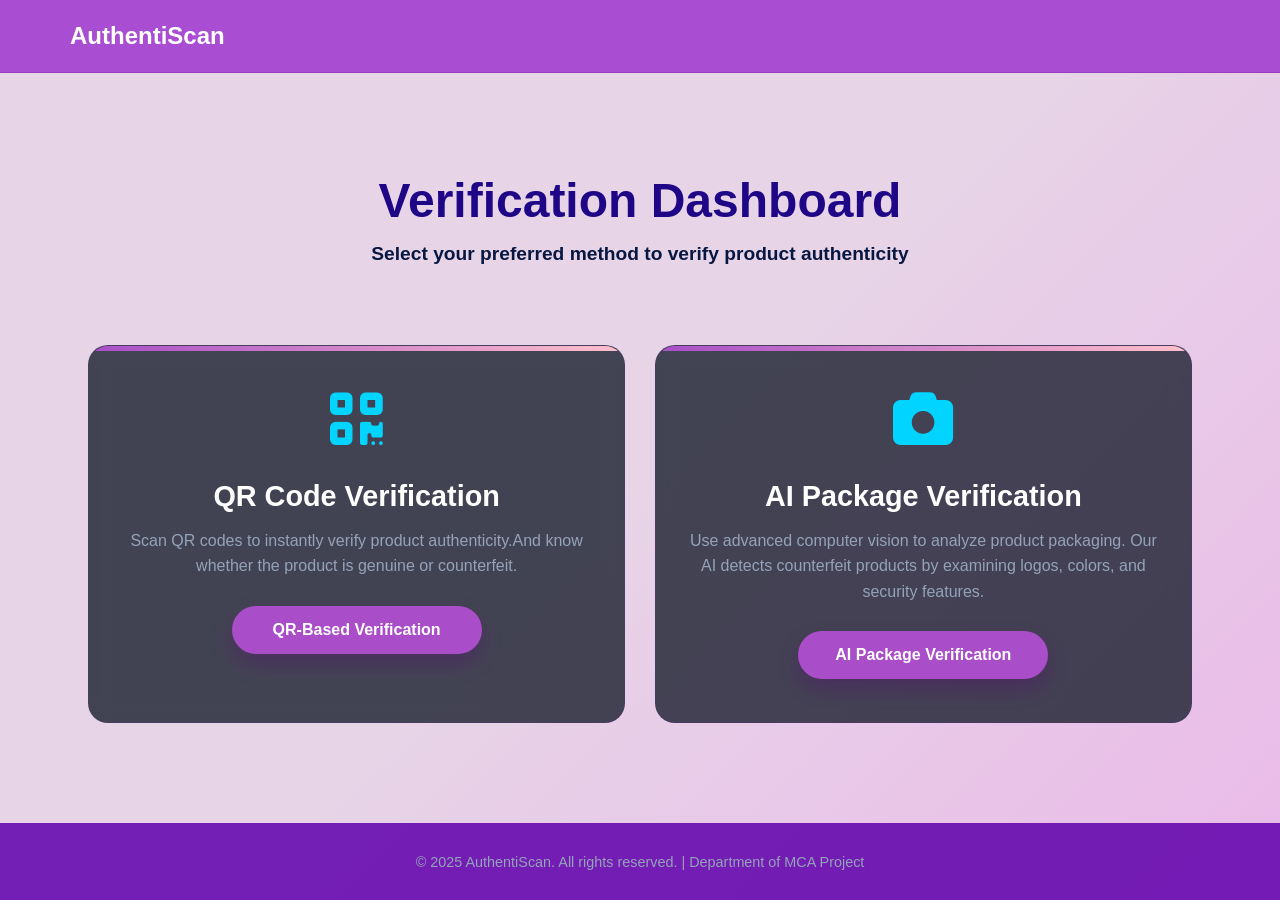
<file: templates/new1.html>
<!DOCTYPE html>
<html lang="en">
<head>
    <meta charset="UTF-8">
    <meta name="viewport" content="width=device-width, initial-scale=1.0">
    <title>Home | AuthentiScan</title>
    <link rel="stylesheet" href="https://cdnjs.cloudflare.com/ajax/libs/font-awesome/6.4.0/css/all.min.css">
    <style>
        * {
            margin: 0;
            padding: 0;
            box-sizing: border-box;
            font-family: 'Segoe UI', Tahoma, Geneva, Verdana, sans-serif;
        }
        :root {
            --primary: #a94ec8;
            --secondary: #8f94fb;
            --accent: #00d4ff;
            --dark: #730ca3;
            --darker: #1184b6;
            --light: #ffffff;
            --gray: #94a3b8;
            --card-bg: rgba(26, 31, 46, 0.8);
        }

        body {
            background: linear-gradient(135deg, #e7d5e7 50%, #eabae9 100%);
            color:White;
            min-height: 100vh;
            display: flex;
            flex-direction: column;
        }

        /* Header Styles */
        header {
            padding: 20px 0;
            background: rgba(166, 70, 210, 0.95);
            backdrop-filter: blur(10px);
            border-bottom: 1px solid rgba(86, 5, 133, 0.2);
        }

        .header-content {
            max-width: 1200px;
            margin: 0 auto;
            display: flex;
            justify-content: space-between;
            align-items: center;
            padding: 0 20px;
        }

        .logo {
            display: flex;
            align-items: center;
            gap: 10px;
        }

        .logo-icon {
            font-size: 28px;
            color: var(--accent);
        }

        .logo-text {
            font-size: 24px;
            font-weight: 700;
            background:white;
            -webkit-background-clip: text;
            -webkit-text-fill-color: transparent;
        }

        /* Main Content */
        .container {
            max-width: 1200px;
            margin: 0 auto;
            padding: 40px 20px;
            flex: 1;
            display: flex;
            flex-direction: column;
            justify-content: center;
        }

        .dashboard-header {
            text-align: center;
            margin-bottom: 50px;
        }

        .dashboard-header h1 {
            font-size: 3rem;
            font-weight: 800;
            margin-bottom: 15px;
            background: rgb(31, 6, 134);
            -webkit-background-clip: text;
            -webkit-text-fill-color: transparent;
        }

        .dashboard-header p {
            font-size: 1.2rem;
            color: rgb(8, 23, 65);
            max-width: 600px;
            margin: 0 auto;
        }

        /* Verification Cards */
        .verification-grid {
            display: grid;
            grid-template-columns: repeat(auto-fit, minmax(400px, 1fr));
            gap: 30px;
            margin-top: 30px;
        }

        .verification-card {
            background: var(--card-bg);
            border-radius: 20px;
            padding: 40px 30px;
            text-align: center;
            transition: all 0.3s ease;
            border: 1px solid rgba(104, 17, 203, 0.1);
            position: relative;
            overflow: hidden;
            backdrop-filter: blur(10px);
        }

        .verification-card::before {
            content: '';
            position: absolute;
            top: 0;
            left: 0;
            width: 100%;
            height: 5px;
            background: linear-gradient(90deg, var(--primary), pink);
        }

        .verification-card:hover {
            transform: translateY(-10px);
            box-shadow: 0 20px 40px rgba(150, 4, 228, 0.373);
            border-color: rgba(127, 14, 234, 0.3);
        }

        .card-icon {
            font-size: 60px;
            margin-bottom: 25px;
            color: var(--accent);
        }

        .card-title {
            font-size: 1.8rem;
            margin-bottom: 15px;
            color: var(--light);
        }

        .card-description {
            color: var(--gray);
            margin-bottom: 30px;
            line-height: 1.6;
        }

        .btn {
            padding: 15px 30px;
            border-radius: 50px;
            font-weight: 600;
            cursor: pointer;
            transition: all 0.3s ease;
            text-decoration: none;
            display: inline-block;
            border: none;
            font-size: 1rem;
            width: 100%;
            background-color: aqua;
            max-width: 250px;
        }

        .btn-primary {
            background: linear-gradient(90deg, var(--primary), var(--secondary));
            color: var(--light);
            border: 2px solid transparent;
        }

        .btn-primary:hover {
            background: transparent;
            color: var(--primary);
            border-color: var(--primary);
            transform: translateY(-3px);
            box-shadow: 0 10px 20px rgba(124, 30, 218, 0.3);
        }

        .btn-secondary {
             background: var(--primary);
            color: var(--light);
            transform: translateY(-3px);
            box-shadow: 0 10px 20px rgba(90, 7, 124, 0.3);
        }

        .btn-secondary:hover {
            background: transparent;
            color: var(--primary);
            border: 2px solid var(--primary);
        }

        /* Footer */
        footer {
            background: rgba(103, 11, 174, 0.9);
            padding: 30px 0;
            margin-top: auto;
            border-top: 1px solid rgba(99, 10, 176, 0.1);
        }

        .footer-content {
            max-width: 1200px;
            margin: 0 auto;
            padding: 0 20px;
            text-align: center;
        }

        .copyright {
            color: var(--gray);
            font-size: 0.9rem;
        }

        /* Responsive Design */
        @media (max-width: 768px) {
            .verification-grid {
                grid-template-columns: 1fr;
            }
            
            .dashboard-header h1 {
                font-size: 2.2rem;
            }
        }

        @media (max-width: 480px) {
            .verification-card {
                padding: 30px 20px;
            }
        }
    </style>
</head>
<body>
    <!-- Header -->
    <header>
        <div class="header-content">
            <div class="logo">
                <div class="logo-icon">
                    <i class="fas fa-shield-check"></i>
                </div>
                <div class="logo-text">AuthentiScan</div>
            </div>
        </div>
    </header>

    <!-- Main Content -->
    <div class="container">
        <div class="dashboard-header">
            <h1>Verification Dashboard</h1>
            <p><b>Select your preferred method to verify product authenticity</b></p>
        </div>

        <div class="verification-grid">
            <!-- QR Verification Card -->
            <div class="verification-card">
                <div class="card-icon">
                    <i class="fas fa-qrcode"></i>
                </div>
                <h2 class="card-title">QR Code Verification</h2>
                <p class="card-description">
                    Scan  QR codes to instantly verify product authenticity.And know whether the product is genuine or counterfeit.
                    
                </p>
                 <button class="btn btn-secondary"onclick="window.location.href='/index'">QR-Based Verification</button>
            </div>

            <!-- AI Package Verification Card -->
            <div class="verification-card">
                <div class="card-icon">
                    <i class="fas fa-camera"></i>
                </div>
                <h2 class="card-title">AI Package Verification</h2>
                <p class="card-description">
                    Use advanced computer vision to analyze product packaging. 
                    Our AI detects counterfeit products by examining logos, colors, and security features.
                </p>
                 <button class="btn btn-secondary" onclick="window.location.href='/ai_verify'">AI Package Verification</button>
            </div>
        </div>
    </div>

    <!-- Footer -->
    <footer>
        <div class="footer-content">
            <div class="copyright">
                &copy; 2025 AuthentiScan. All rights reserved. | Department of MCA Project
            </div>
        </div>
    </footer>

    <script>
        // Add some interactive elements
        document.addEventListener('DOMContentLoaded', function() {
            // Add animation to cards on load
            const cards = document.querySelectorAll('.verification-card');
            cards.forEach((card, index) => {
                card.style.opacity = '0';
                card.style.transform = 'translateY(20px)';
                
                setTimeout(() => {
                    card.style.transition = 'opacity 0.5s ease, transform 0.5s ease';
                    card.style.opacity = '1';
                    card.style.transform = 'translateY(0)';
                }, index * 200);
            });

            // Add click animation to buttons
            const buttons = document.querySelectorAll('.btn');
            buttons.forEach(button => {
                button.addEventListener('click', function() {
                    this.style.transform = 'scale(0.95)';
                    setTimeout(() => {
                        this.style.transform = '';
                    }, 150);
                });
            });
        });
    </script>
</body>
</html>
</file>
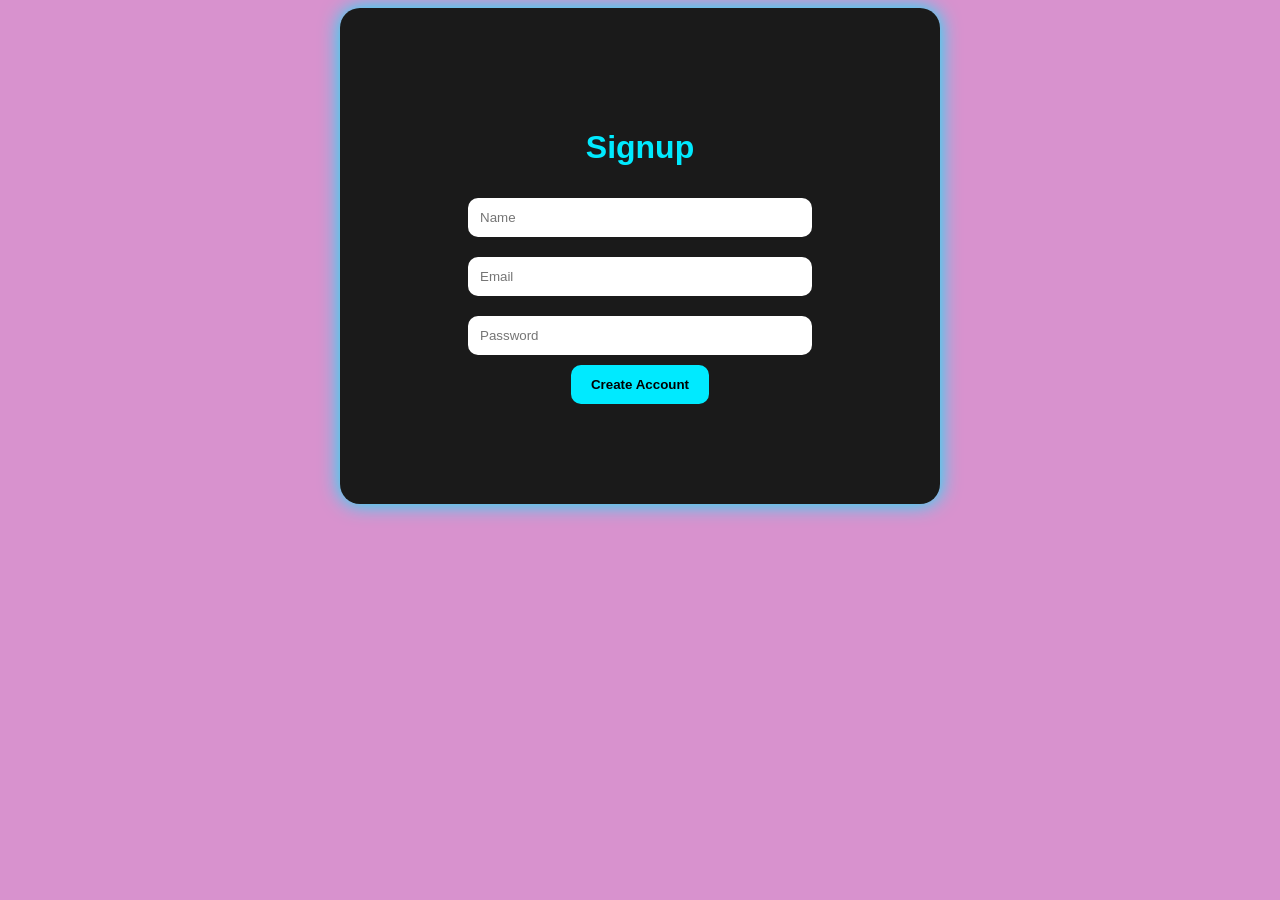
<file: templates/signup.html>
<!DOCTYPE html>
<html>
<head>
    <title>Signup</title>
    <style>
        body { background:#d892ce; color:white; text-align:center; font-family:Arial; }
        .card { margin-top: 120px; background:#1a1a1a; padding:100px; width:400px;
                border-radius:20px; margin:auto; box-shadow:0px 0px 20px #00eaff; }
        input { width:80%; padding:12px; margin:10px; border-radius:10px; border:none; }
        button { padding:12px 20px; background:#00eaff; border:none; border-radius:10px; font-weight:bold; }
        button:hover { background:#0099ff; }
    </style>
</head>
<body>

<div class="card">
    <h1 style="color:#00eaff;">Signup</h1>
    <form action="/signup_user" method="POST">
        <input type="text" placeholder="Name" required><br>
        <input type="email" placeholder="Email" required><br>
        <input type="password" placeholder="Password" required><br>
        <button type="submit">Create Account</button>
    </form>
</div>

</body>
</html>
</file>
